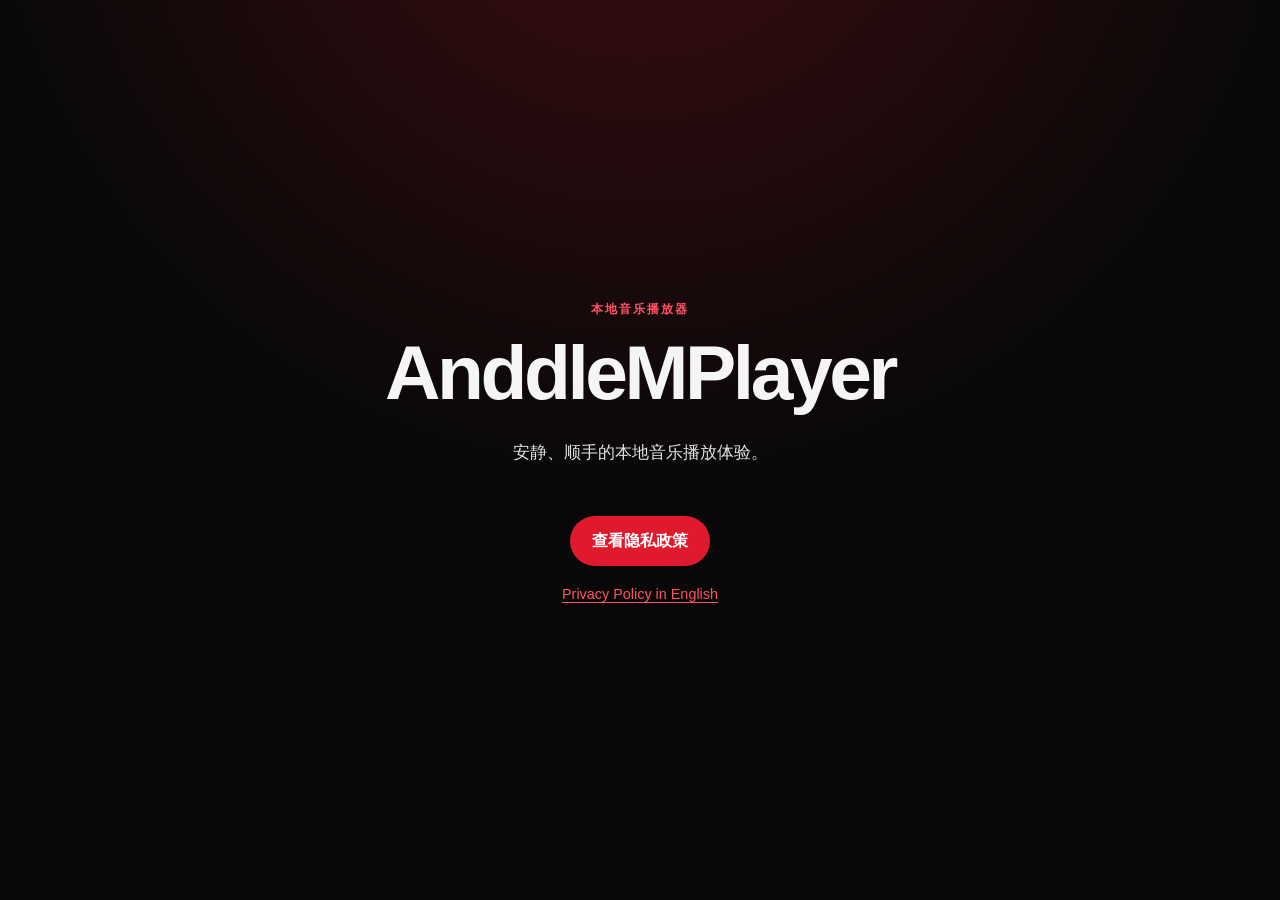
<file: website/index.html>
<!doctype html>
<html lang="zh-Hans">
  <head>
    <meta charset="utf-8">
    <meta name="viewport" content="width=device-width, initial-scale=1">
    <meta name="description" content="AnddleMPlayer 本地音乐播放器">
    <title>AnddleMPlayer</title>
    <link rel="stylesheet" href="styles.css">
  </head>
  <body>
    <main class="landing">
      <p class="eyebrow">本地音乐播放器</p>
      <h1>AnddleMPlayer</h1>
      <p class="lead">安静、顺手的本地音乐播放体验。</p>
      <a class="button" href="privacy.html">查看隐私政策</a>
      <a class="text-link" href="privacy-en.html">Privacy Policy in English</a>
    </main>
  </body>
</html>
</file>
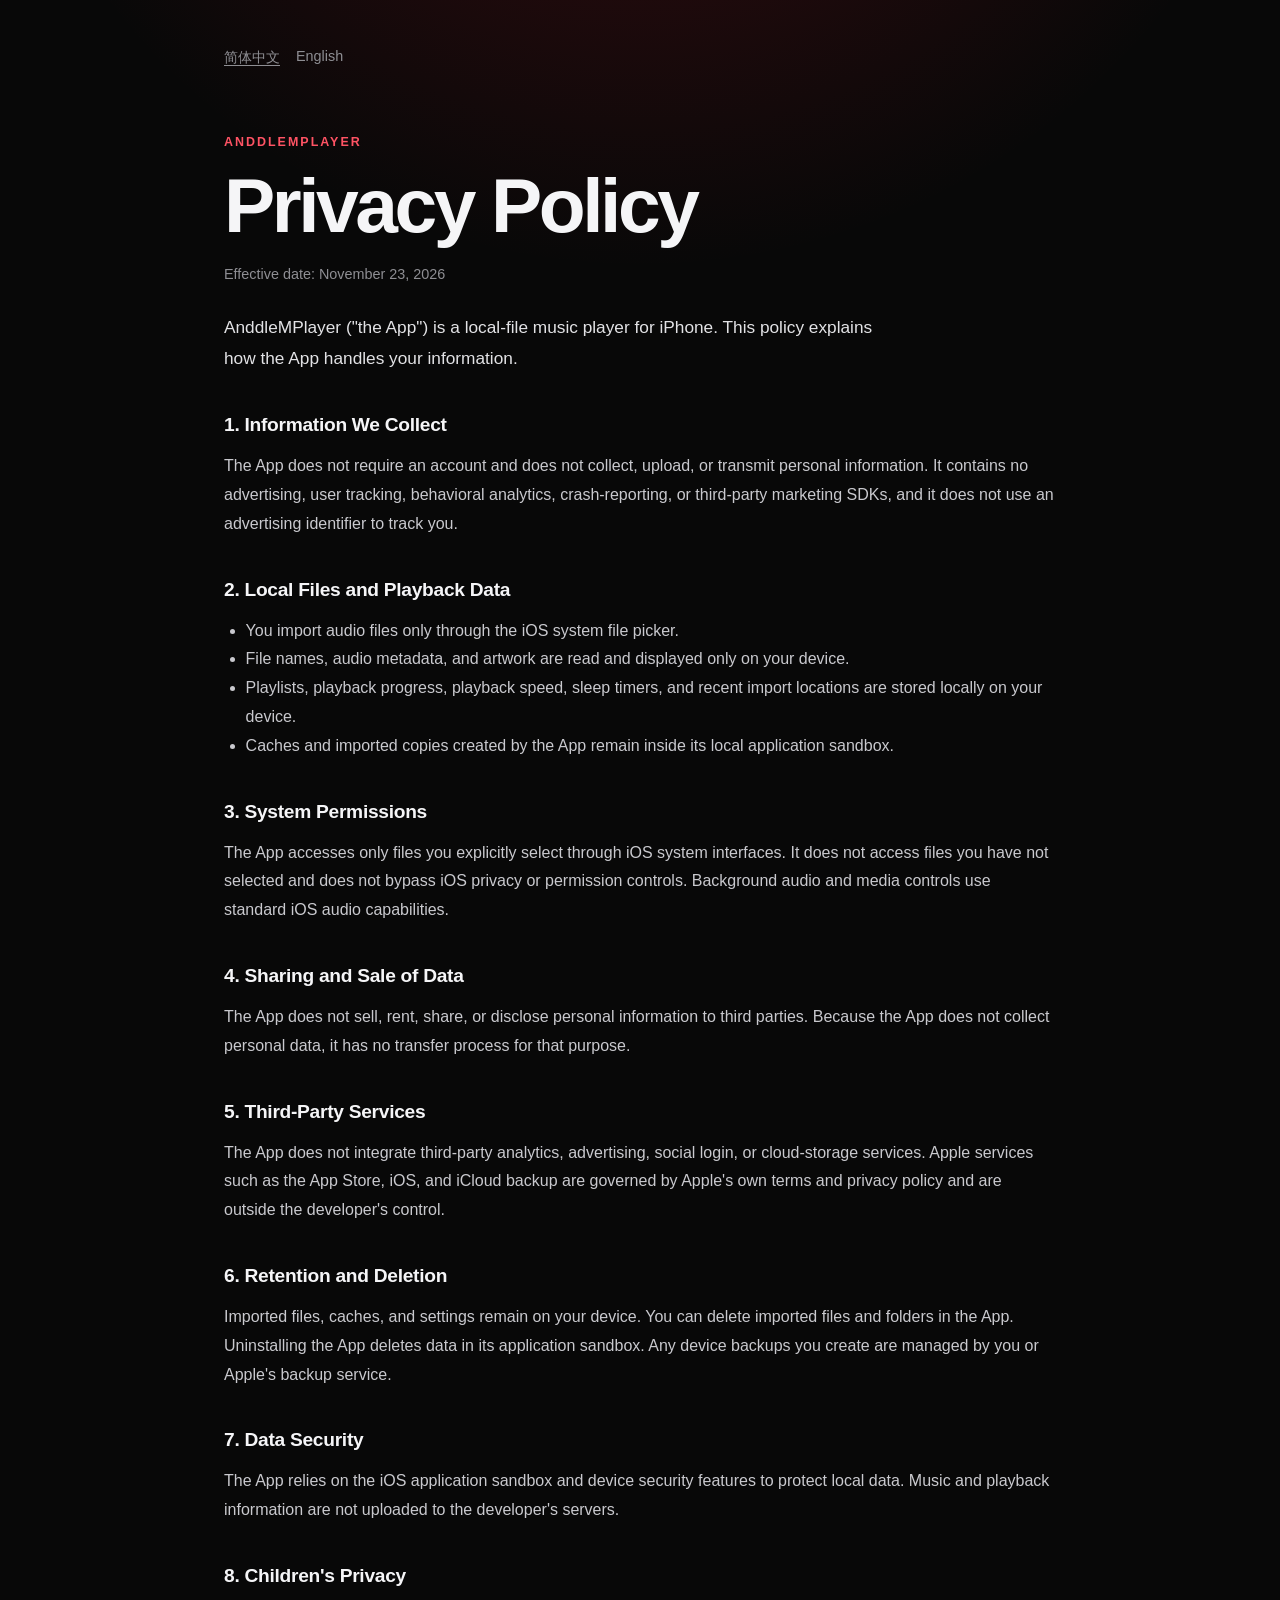
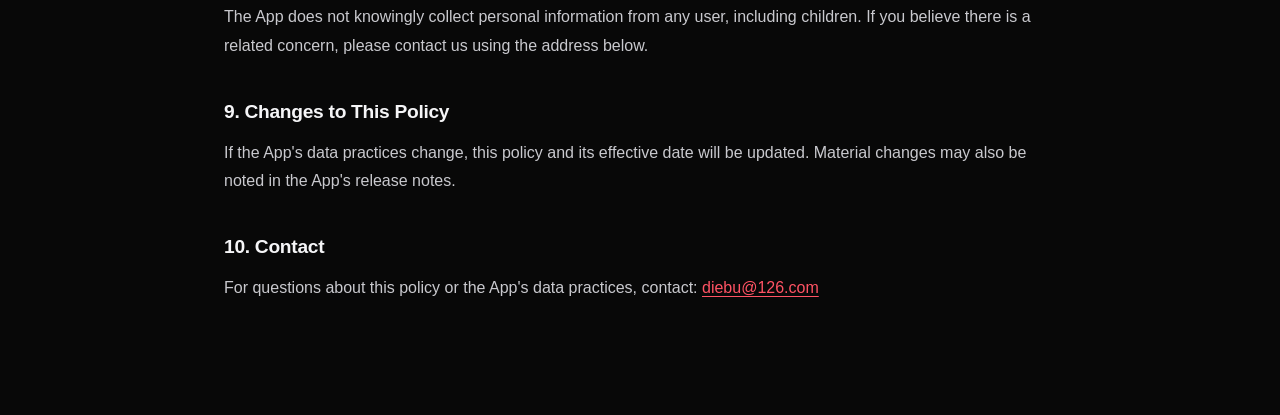
<file: website/privacy-en.html>
<!doctype html>
<html lang="en">
  <head>
    <meta charset="utf-8">
    <meta name="viewport" content="width=device-width, initial-scale=1">
    <meta name="description" content="AnddleMPlayer Privacy Policy">
    <title>AnddleMPlayer Privacy Policy</title>
    <link rel="stylesheet" href="styles.css">
  </head>
  <body>
    <main class="policy">
      <nav class="language" aria-label="Language">
        <a href="privacy.html" lang="zh-Hans">简体中文</a>
        <span>English</span>
      </nav>

      <p class="eyebrow">AnddleMPlayer</p>
      <h1>Privacy Policy</h1>
      <p class="updated">Effective date: November 23, 2026</p>

      <p class="lead">
        AnddleMPlayer ("the App") is a local-file music player for iPhone.
        This policy explains how the App handles your information.
      </p>

      <section>
        <h2>1. Information We Collect</h2>
        <p>
          The App does not require an account and does not collect, upload, or transmit
          personal information. It contains no advertising, user tracking, behavioral
          analytics, crash-reporting, or third-party marketing SDKs, and it does not use
          an advertising identifier to track you.
        </p>
      </section>

      <section>
        <h2>2. Local Files and Playback Data</h2>
        <ul>
          <li>You import audio files only through the iOS system file picker.</li>
          <li>File names, audio metadata, and artwork are read and displayed only on your device.</li>
          <li>Playlists, playback progress, playback speed, sleep timers, and recent import locations are stored locally on your device.</li>
          <li>Caches and imported copies created by the App remain inside its local application sandbox.</li>
        </ul>
      </section>

      <section>
        <h2>3. System Permissions</h2>
        <p>
          The App accesses only files you explicitly select through iOS system interfaces.
          It does not access files you have not selected and does not bypass iOS privacy
          or permission controls. Background audio and media controls use standard iOS
          audio capabilities.
        </p>
      </section>

      <section>
        <h2>4. Sharing and Sale of Data</h2>
        <p>
          The App does not sell, rent, share, or disclose personal information to third
          parties. Because the App does not collect personal data, it has no transfer
          process for that purpose.
        </p>
      </section>

      <section>
        <h2>5. Third-Party Services</h2>
        <p>
          The App does not integrate third-party analytics, advertising, social login, or
          cloud-storage services. Apple services such as the App Store, iOS, and iCloud
          backup are governed by Apple's own terms and privacy policy and are outside the
          developer's control.
        </p>
      </section>

      <section>
        <h2>6. Retention and Deletion</h2>
        <p>
          Imported files, caches, and settings remain on your device. You can delete
          imported files and folders in the App. Uninstalling the App deletes data in its
          application sandbox. Any device backups you create are managed by you or Apple's
          backup service.
        </p>
      </section>

      <section>
        <h2>7. Data Security</h2>
        <p>
          The App relies on the iOS application sandbox and device security features to
          protect local data. Music and playback information are not uploaded to the
          developer's servers.
        </p>
      </section>

      <section>
        <h2>8. Children's Privacy</h2>
        <p>
          The App does not knowingly collect personal information from any user, including
          children. If you believe there is a related concern, please contact us using the
          address below.
        </p>
      </section>

      <section>
        <h2>9. Changes to This Policy</h2>
        <p>
          If the App's data practices change, this policy and its effective date will be
          updated. Material changes may also be noted in the App's release notes.
        </p>
      </section>

      <section>
        <h2>10. Contact</h2>
        <p>
          For questions about this policy or the App's data practices, contact:
          <a href="mailto:diebu@126.com">diebu@126.com</a>
        </p>
      </section>
    </main>
  </body>
</html>
</file>
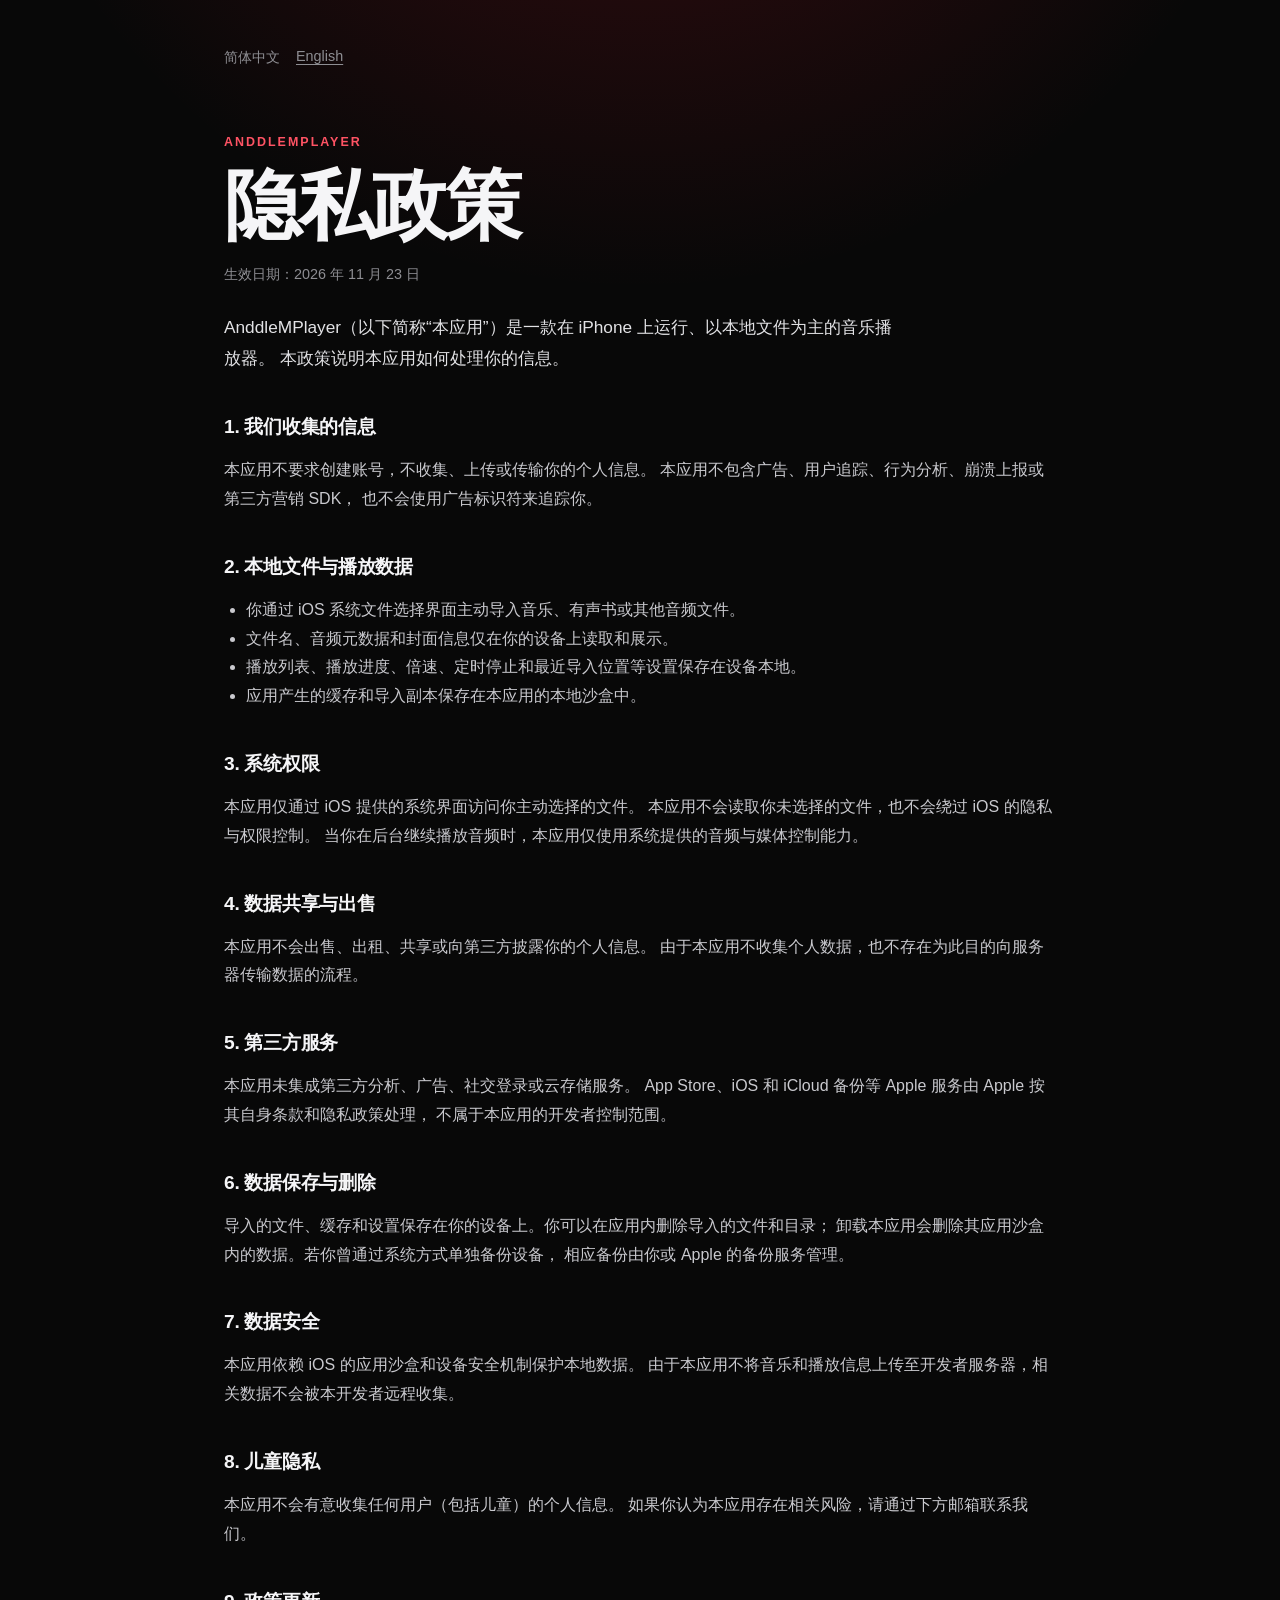
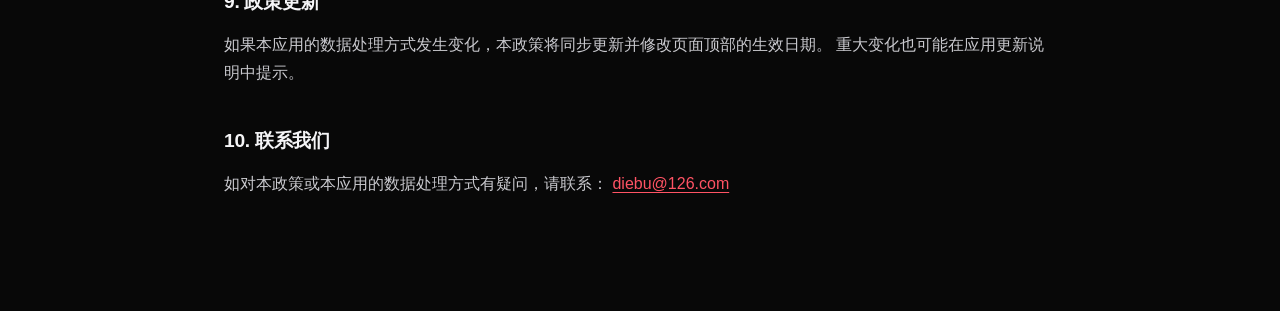
<file: website/privacy.html>
<!doctype html>
<html lang="zh-Hans">
  <head>
    <meta charset="utf-8">
    <meta name="viewport" content="width=device-width, initial-scale=1">
    <meta name="description" content="AnddleMPlayer 隐私政策">
    <title>AnddleMPlayer 隐私政策</title>
    <link rel="stylesheet" href="styles.css">
  </head>
  <body>
    <main class="policy">
      <nav class="language" aria-label="语言">
        <span>简体中文</span>
        <a href="privacy-en.html" lang="en">English</a>
      </nav>

      <p class="eyebrow">AnddleMPlayer</p>
      <h1>隐私政策</h1>
      <p class="updated">生效日期：2026 年 11 月 23 日</p>

      <p class="lead">
        AnddleMPlayer（以下简称“本应用”）是一款在 iPhone 上运行、以本地文件为主的音乐播放器。
        本政策说明本应用如何处理你的信息。
      </p>

      <section>
        <h2>1. 我们收集的信息</h2>
        <p>
          本应用不要求创建账号，不收集、上传或传输你的个人信息。
          本应用不包含广告、用户追踪、行为分析、崩溃上报或第三方营销 SDK，
          也不会使用广告标识符来追踪你。
        </p>
      </section>

      <section>
        <h2>2. 本地文件与播放数据</h2>
        <ul>
          <li>你通过 iOS 系统文件选择界面主动导入音乐、有声书或其他音频文件。</li>
          <li>文件名、音频元数据和封面信息仅在你的设备上读取和展示。</li>
          <li>播放列表、播放进度、倍速、定时停止和最近导入位置等设置保存在设备本地。</li>
          <li>应用产生的缓存和导入副本保存在本应用的本地沙盒中。</li>
        </ul>
      </section>

      <section>
        <h2>3. 系统权限</h2>
        <p>
          本应用仅通过 iOS 提供的系统界面访问你主动选择的文件。
          本应用不会读取你未选择的文件，也不会绕过 iOS 的隐私与权限控制。
          当你在后台继续播放音频时，本应用仅使用系统提供的音频与媒体控制能力。
        </p>
      </section>

      <section>
        <h2>4. 数据共享与出售</h2>
        <p>
          本应用不会出售、出租、共享或向第三方披露你的个人信息。
          由于本应用不收集个人数据，也不存在为此目的向服务器传输数据的流程。
        </p>
      </section>

      <section>
        <h2>5. 第三方服务</h2>
        <p>
          本应用未集成第三方分析、广告、社交登录或云存储服务。
          App Store、iOS 和 iCloud 备份等 Apple 服务由 Apple 按其自身条款和隐私政策处理，
          不属于本应用的开发者控制范围。
        </p>
      </section>

      <section>
        <h2>6. 数据保存与删除</h2>
        <p>
          导入的文件、缓存和设置保存在你的设备上。你可以在应用内删除导入的文件和目录；
          卸载本应用会删除其应用沙盒内的数据。若你曾通过系统方式单独备份设备，
          相应备份由你或 Apple 的备份服务管理。
        </p>
      </section>

      <section>
        <h2>7. 数据安全</h2>
        <p>
          本应用依赖 iOS 的应用沙盒和设备安全机制保护本地数据。
          由于本应用不将音乐和播放信息上传至开发者服务器，相关数据不会被本开发者远程收集。
        </p>
      </section>

      <section>
        <h2>8. 儿童隐私</h2>
        <p>
          本应用不会有意收集任何用户（包括儿童）的个人信息。
          如果你认为本应用存在相关风险，请通过下方邮箱联系我们。
        </p>
      </section>

      <section>
        <h2>9. 政策更新</h2>
        <p>
          如果本应用的数据处理方式发生变化，本政策将同步更新并修改页面顶部的生效日期。
          重大变化也可能在应用更新说明中提示。
        </p>
      </section>

      <section>
        <h2>10. 联系我们</h2>
        <p>
          如对本政策或本应用的数据处理方式有疑问，请联系：
          <a href="mailto:diebu@126.com">diebu@126.com</a>
        </p>
      </section>
    </main>
  </body>
</html>
</file>
<file: website/styles.css>
:root {
  color-scheme: dark;
  font-family: -apple-system, BlinkMacSystemFont, "SF Pro Text", "PingFang SC",
    "Helvetica Neue", Arial, sans-serif;
  background: #080808;
  color: #f5f5f7;
}

* {
  box-sizing: border-box;
}

body {
  margin: 0;
  min-height: 100vh;
  background:
    radial-gradient(circle at 50% -20%, rgba(224, 27, 45, 0.25), transparent 42rem),
    #080808;
}

a {
  color: #ff5364;
  text-underline-offset: 0.18em;
}

.landing,
.policy {
  width: min(100% - 2.5rem, 52rem);
  margin: 0 auto;
}

.landing {
  min-height: 100vh;
  display: grid;
  place-content: center;
  text-align: center;
}

.policy {
  padding: 3rem 0 6rem;
}

.eyebrow {
  margin: 0 0 0.75rem;
  color: #ff5364;
  font-size: 0.78rem;
  font-weight: 700;
  letter-spacing: 0.16em;
  text-transform: uppercase;
}

h1 {
  margin: 0;
  font-size: clamp(2.5rem, 9vw, 4.8rem);
  line-height: 1.05;
  letter-spacing: -0.045em;
}

h2 {
  margin: 2.5rem 0 0.75rem;
  font-size: 1.2rem;
  letter-spacing: -0.015em;
}

p,
li {
  color: #c9c9ce;
  font-size: 1rem;
  line-height: 1.8;
}

ul {
  padding-left: 1.35rem;
}

.lead {
  max-width: 42rem;
  margin: 1.5rem 0 2rem;
  color: #e2e2e5;
  font-size: 1.08rem;
}

.updated {
  margin: 1rem 0 0;
  color: #8e8e93;
  font-size: 0.9rem;
}

.button {
  display: inline-block;
  margin: 1rem auto 0;
  padding: 0.9rem 1.35rem;
  border-radius: 999px;
  background: #e0192d;
  color: white;
  font-weight: 650;
  text-decoration: none;
}

.text-link {
  display: block;
  margin-top: 1.25rem;
  font-size: 0.9rem;
}

.language {
  display: flex;
  gap: 1rem;
  margin-bottom: 4rem;
  color: #8e8e93;
  font-size: 0.9rem;
}

.language a {
  color: inherit;
}

.language a:hover {
  color: #f5f5f7;
}

@media (max-width: 36rem) {
  body {
    background:
      radial-gradient(circle at 50% -10%, rgba(224, 27, 45, 0.22), transparent 30rem),
      #080808;
  }

  .policy {
    padding-top: 1.5rem;
  }

  .language {
    margin-bottom: 2.5rem;
  }
}
</file>
